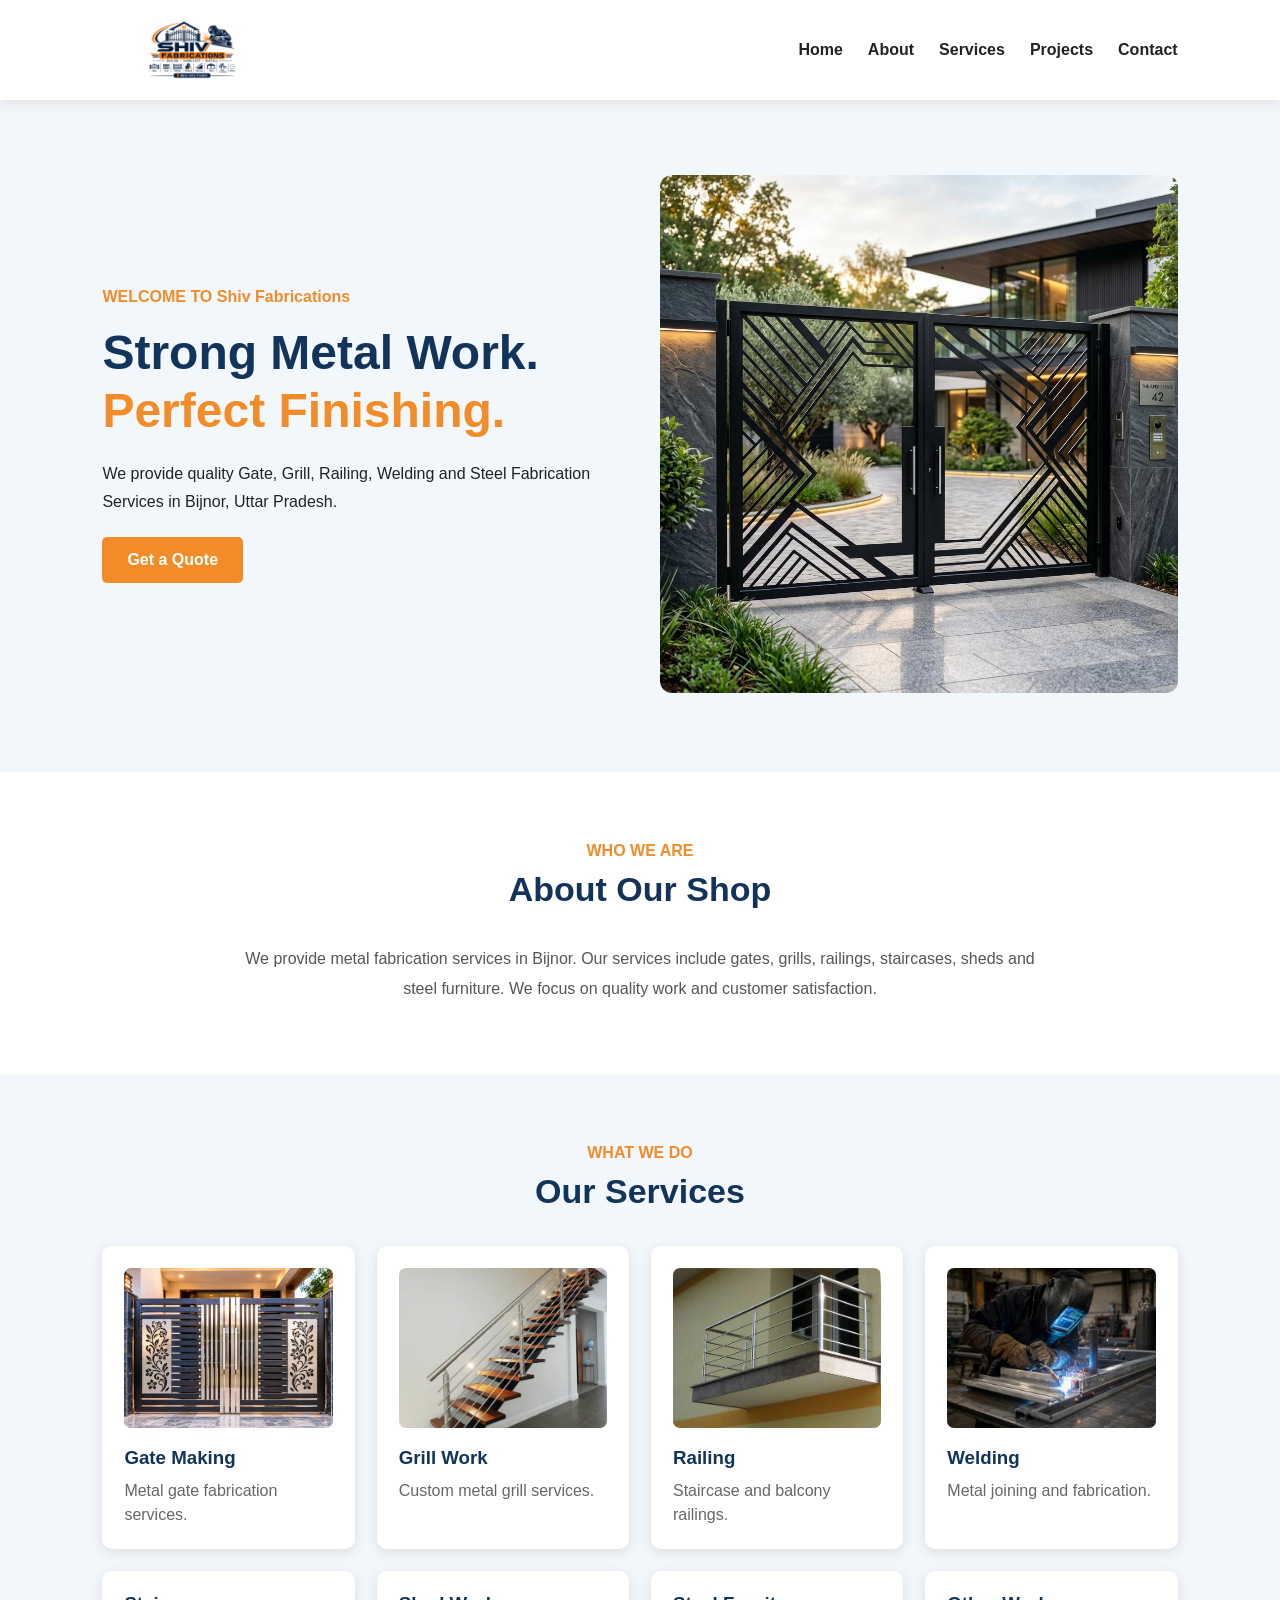
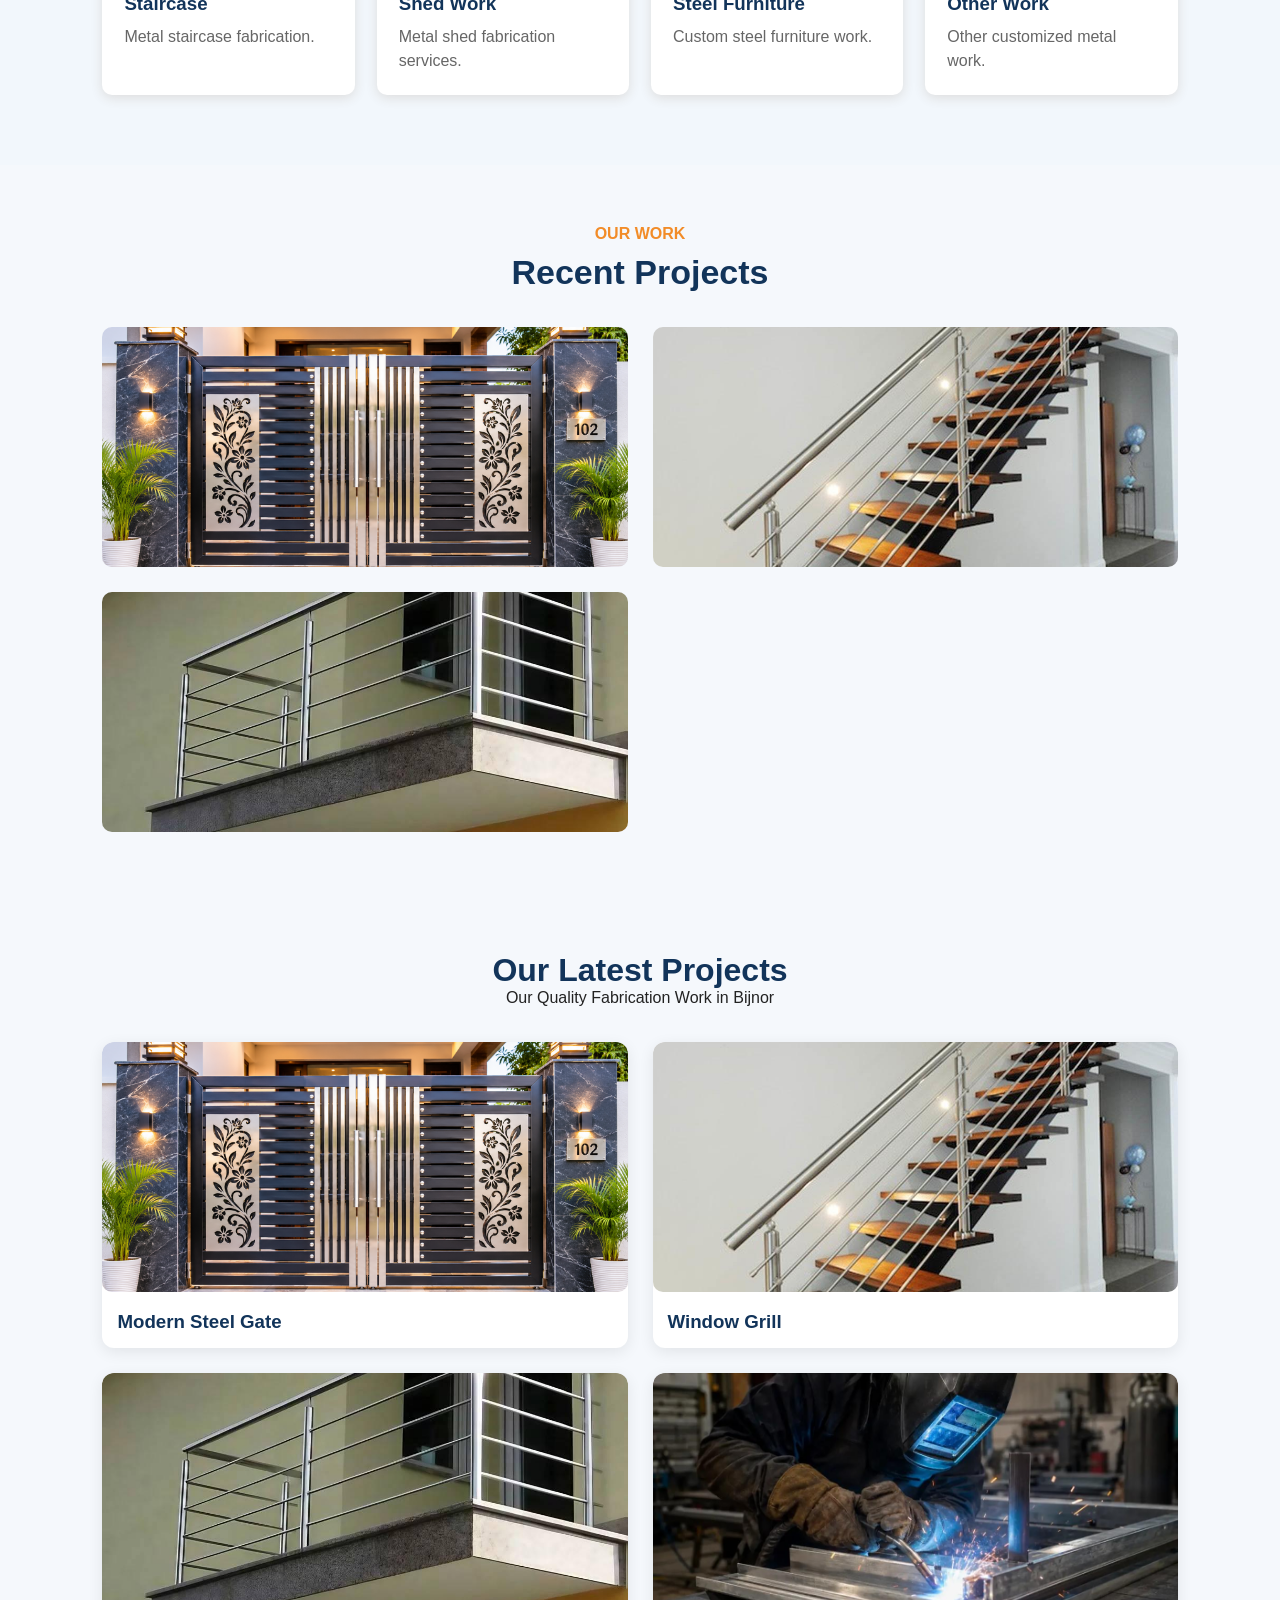
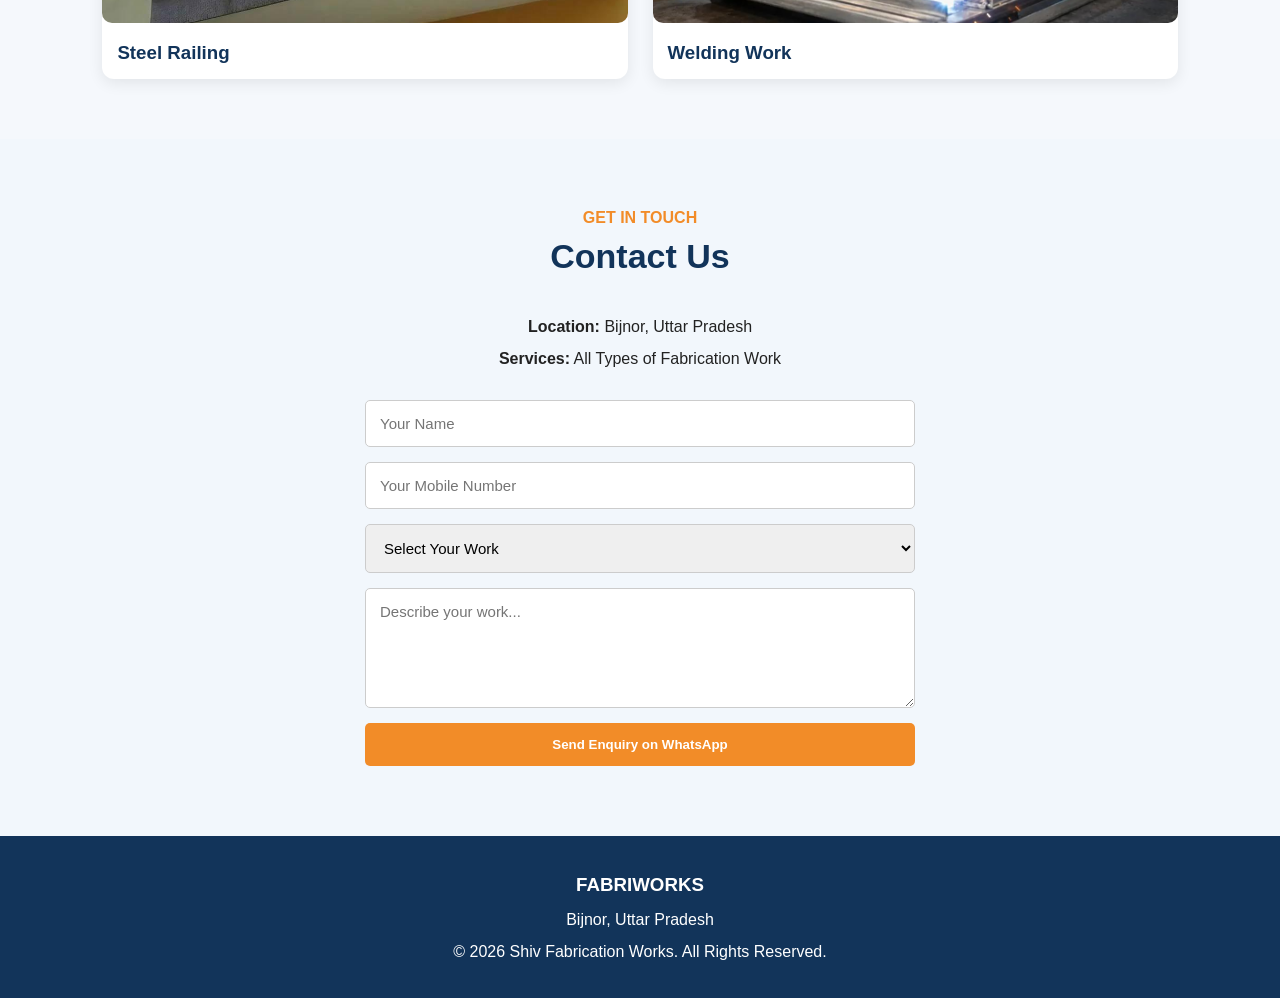
<file: index.html>
<!DOCTYPE html>
<html lang="en">
<head>
    <meta charset="UTF-8">
    <meta name="viewport" content="width=device-width, initial-scale=1.0">

    <title>Shiv Fabrications | Bijnor</title>

    <link rel="stylesheet" href="style.css">
</head>
<body>

    <!-- Navbar -->
    <header class="navbar">
        <a href="#" class="logo">
    <img src="images/logo.png" alt="Shiv Fabrications Logo">
</a>

        <nav id="navLinks">
            <a href="#home">Home</a>
            <a href="#about">About</a>
            <a href="#services">Services</a>
            <a href="#projects">Projects</a>
            <a href="#contact">Contact</a>
        </nav>

        <button class="menu-btn" id="menuBtn"
            aria-label="Toggle navigation" aria-expanded="false">☰</button>
    </header>

    <!-- Hero Section -->
    <section class="hero" id="home">
        <div class="hero-content">
            <p class="tagline">WELCOME TO Shiv Fabrications </p>

            <h1>Strong Metal Work.<br>
                <span>Perfect Finishing.</span>
            </h1>

            <p>
                We provide quality Gate, Grill, Railing,
                Welding and Steel Fabrication Services
                in Bijnor, Uttar Pradesh.
            </p>

            <a href="#contact" class="btn">Get a Quote</a>
        </div>

        <div class="hero-image">
            <img src="images/hero.jpg"
                 alt="Metal Shiv fabrication workshop">
        </div>
    </section>

    <!-- About Section -->
    <section class="about section" id="about">
        <div class="section-heading">
            <p>WHO WE ARE</p>
            <h2>About Our Shop</h2>
        </div>

        <p class="about-text">
            We provide metal fabrication services in Bijnor.
            Our services include gates, grills, railings,
            staircases, sheds and steel furniture.
            We focus on quality work and customer satisfaction.
        </p>
    </section>

    <!-- Services Section -->
    <section class="services section" id="services">
        <div class="section-heading">
            <p>WHAT WE DO</p>
            <h2>Our Services</h2>
        </div>

        <div class="service-container">

            <div class="service-card">
                <img src="images/gate.jpg" alt="Metal gate">
                <h3>Gate Making</h3>
                <p>Metal gate fabrication services.</p>
            </div>

            <div class="service-card">
                <img src="images/grill.jpg" alt="Metal grill">
                <h3>Grill Work</h3>
                <p>Custom metal grill services.</p>
            </div>

            <div class="service-card">
                <img src="images/railing.jpg" alt="Metal railing">
                <h3>Railing</h3>
                <p>Staircase and balcony railings.</p>
            </div>

            <div class="service-card">
                <img src="images/welding.jpg" alt="Welding work">
                <h3>Welding</h3>
                <p>Metal joining and fabrication.</p>
            </div>

            <div class="service-card">
                <h3>Staircase</h3>
                <p>Metal staircase fabrication.</p>
            </div>

            <div class="service-card">
                <h3>Shed Work</h3>
                <p>Metal shed fabrication services.</p>
            </div>

            <div class="service-card">
                <h3>Steel Furniture</h3>
                <p>Custom steel furniture work.</p>
            </div>

            <div class="service-card">
                <h3>Other Work</h3>
                <p>Other customized metal work.</p>
            </div>

        </div>
    </section>

    <!-- Projects Section -->
    <section class="projects section" id="projects">
        <div class="section-heading">
            <p>OUR WORK</p>
            <h2>Recent Projects</h2>
        </div>

        <div class="project-container">
            <img src="images/gate.jpg" alt="Gate project">
            <img src="images/grill.jpg" alt="Grill project">
            <img src="images/railing.jpg" alt="Railing project">
        </div>
    </section>
    
<section class="projects" id="projects">
  <div class="section-title">
    <h2>Our Latest Projects</h2>
    <p>Our Quality Fabrication Work in Bijnor</p>
  </div>

  <div class="project-container">

    <div class="project-card">
      <img src="images/gate.jpg" alt="Steel Gate">
      <h3>Modern Steel Gate</h3>
    </div>

    <div class="project-card">
      <img src="images/grill.jpg" alt="Steel Grill">
      <h3>Window Grill</h3>
    </div>

    <div class="project-card">
      <img src="images/railing.jpg" alt="Steel Railing">
      <h3>Steel Railing</h3>
    </div>

    <div class="project-card">
      <img src="images/welding.jpg" alt="Welding Work">
      <h3>Welding Work</h3>
    </div>

  </div>
</section>


    <!-- Contact Section -->
    <section class="contact section" id="contact">
        <div class="section-heading">
            <p>GET IN TOUCH</p>
            <h2>Contact Us</h2>
        </div>

        <div class="contact-info">
            <p><strong>Location:</strong> Bijnor, Uttar Pradesh</p>
            <p><strong>Services:</strong> All Types of Fabrication Work</p>
        </div>

       <form class="contact-form" id="contactForm">
            <input type="text" id="customerName"
                   placeholder="Your Name" required>

            <input type="tel" id="customerPhone"
                   placeholder="Your Mobile Number"
                   pattern="[0-9]{10}" required>

            <select id="workType" required>
                <option value="">Select Your Work</option>
                <option>Gate</option>
                <option>Grill</option>
                <option>Railing</option>
                <option>Welding</option>
                <option>Staircase</option>
                <option>Shed</option>
                <option>Steel Furniture</option>
                <option>Other</option>
            </select>

            <textarea id="message"
                      placeholder="Describe your work..."
                      required></textarea>

            <button type="submit" class="btn">
                Send Enquiry on WhatsApp
            </button>
        </form>
    </section>

    <!-- Footer -->
    <footer>
        <h3>FABRIWORKS</h3>
        <p>Bijnor, Uttar Pradesh</p>
        <p>© 2026  Shiv Fabrication Works. All Rights Reserved.</p>
    </footer>

    <script>
const contactForm = document.getElementById("contactForm");

contactForm.addEventListener("submit", function(event) {
    event.preventDefault();

    const name = contactForm.querySelector('input[type="text"]').value;
    const mobile = contactForm.querySelector('input[type="tel"]').value;
    const service = contactForm.querySelector("select").value;
    const message = contactForm.querySelector("textarea").value;

    // Yahan shop ka WhatsApp number dalein
    const shopNumber = "919528699013";

    const whatsappMessage =
        `New Enquiry - SHIV FABRICATIONS\n\n` +
        `Customer Name: ${name}\n` +
        `Mobile: ${mobile}\n` +
        `Service: ${service}\n` +
        `Work Details: ${message}`;

    const whatsappURL =
        `https://wa.me/${shopNumber}?text=${encodeURIComponent(whatsappMessage)}`;

    window.open(whatsappURL, "_blank");
});
</script>

</body>
</html>
</file>
<file: style.css>
* {
    margin: 0;
    padding: 0;
    box-sizing: border-box;
    font-family: Arial, sans-serif;
}

html {
    scroll-behavior: smooth;
}

body {
    background: #ffffff;
    color: #222;
}

/* Navbar */
.navbar {
    display: flex;
    justify-content: space-between;
    align-items: center;
    padding: 20px 8%;
    background: #fff;
    box-shadow: 0 2px 12px #ddd;
    position: sticky;
    top: 0;
    z-index: 100;
}

.logo {
    font-size: 25px;
    font-weight: bold;
    color: #12345a;
    text-decoration: none;
}

.logo span {
    color: #f28c28;
}

.navbar nav {
    display: flex;
    gap: 25px;
}

.navbar nav a {
    text-decoration: none;
    color: #222;
    font-weight: bold;
}

.navbar nav a:hover {
    color: #f28c28;
}

.menu-btn {
    display: none;
    font-size: 26px;
    background: none;
    border: none;
    cursor: pointer;
}

/* Hero */
.hero {
    display: flex;
    align-items: center;
    justify-content: space-between;
    padding: 75px 8%;
    gap: 40px;
    background: #f2f7fc;
}

.hero-content {
    flex: 1;
}

.tagline {
    color: #f28c28;
    font-weight: bold;
    margin-bottom: 18px;
}

.hero h1 {
    font-size: 48px;
    color: #12345a;
    line-height: 1.2;
}

.hero h1 span {
    color: #f28c28;
}

.hero-content > p:not(.tagline) {
    line-height: 1.8;
    margin: 20px 0;
}

.hero-image {
    flex: 1;
}

.hero-image img {
    width: 100%;
    border-radius: 12px;
    object-fit: cover;
}

.btn {
    display: inline-block;
    background: #f28c28;
    color: white;
    padding: 14px 25px;
    border: none;
    border-radius: 5px;
    text-decoration: none;
    font-weight: bold;
    cursor: pointer;
}

.btn:hover {
    background: #12345a;
}

/* Common Sections */
.section {
    padding: 70px 8%;
}

.section-heading {
    text-align: center;
    margin-bottom: 35px;
}

.section-heading p {
    color: #f28c28;
    font-weight: bold;
    margin-bottom: 10px;
}

.section-heading h2 {
    font-size: 34px;
    color: #12345a;
}

.about-text {
    max-width: 800px;
    margin: auto;
    text-align: center;
    line-height: 1.9;
    color: #555;
}

/* Services */
.services {
    background: #f2f7fc;
}

.service-container {
    display: grid;
    grid-template-columns: repeat(4, 1fr);
    gap: 22px;
}

.service-card {
    background: white;
    padding: 22px;
    border-radius: 10px;
    box-shadow: 0 3px 12px #ddd;
    transition: 0.3s;
}

.service-card:hover {
    transform: translateY(-6px);
}

.service-card img {
    width: 100%;
    height: 160px;
    object-fit: cover;
    border-radius: 7px;
    margin-bottom: 15px;
}

.service-card h3 {
    color: #12345a;
    margin-bottom: 10px;
}

.service-card p {
    color: #666;
    line-height: 1.5;
}

/* Projects */
.project-container {
    display: grid;
    grid-template-columns: repeat(3, 1fr);
    gap: 20px;
}

.project-container img {
    width: 100%;
    height: 240px;
    object-fit: cover;
    border-radius: 10px;
}

/* Contact */
.contact {
    background: #f2f7fc;
}

.contact-info {
    text-align: center;
    line-height: 2;
    margin-bottom: 25px;
}

#contactForm {
    max-width: 550px;
    margin: auto;
    display: flex;
    flex-direction: column;
    gap: 15px;
}

#contactForm input,
#contactForm select,
#contactForm textarea {
    padding: 14px;
    border: 1px solid #ccc;
    border-radius: 5px;
    font-size: 15px;
    width: 100%;
}

#contactForm textarea {
    height: 120px;
    resize: vertical;
}

/* Footer */
footer {
    background: #12345a;
    color: white;
    text-align: center;
    padding: 30px 15px;
    line-height: 2;
}

/* Mobile Responsive */
@media (max-width: 850px) {
    .navbar {
        padding: 18px 5%;
    }

    .menu-btn {
        display: block;
    }

    .navbar nav {
        display: none;
        position: absolute;
        top: 70px;
        left: 0;
        width: 100%;
        background: white;
        flex-direction: column;
        padding: 20px 5%;
        box-shadow: 0 5px 10px #ddd;
    }

    .navbar nav.active {
        display: flex;
    }

    .hero {
        flex-direction: column;
        padding: 50px 6%;
    }

    .hero h1 {
        font-size: 36px;
    }

    .service-container {
        grid-template-columns: repeat(2, 1fr);
    }
}

@media (max-width: 500px) {
    .service-container,
    .project-container {
        grid-template-columns: 1fr;
    }

    .section {
        padding: 50px 6%;
    }

    .section-heading h2 {
        font-size: 28px;
    }
}

.projects {
  padding: 60px 8%;
  background: #f5f8fc;
}

.section-title {
  text-align: center;
  margin-bottom: 35px;
}

.section-title h2 {
  font-size: 32px;
  color: #12345a;
}

.project-container {
  display: grid;
  grid-template-columns: repeat(2, 1fr);
  gap: 25px;
}

.project-card {
  background: white;
  border-radius: 12px;
  overflow: hidden;
  box-shadow: 0 4px 15px #00000015;
}

.project-card img {
  width: 100%;
  height: 250px;
  object-fit: cover;
}

.project-card h3 {
  padding: 15px;
  color: #12345a;
}

@media (max-width: 600px) {
  .project-container {
    grid-template-columns: 1fr;
  }
}
.logo img {
    width: 180px;
    height: 60px;
    object-fit: contain;
    display: block;
}

@media (max-width: 600px) {
    .logo img {
        width: 140px;
        height: 50px;
    }
}
</file>
